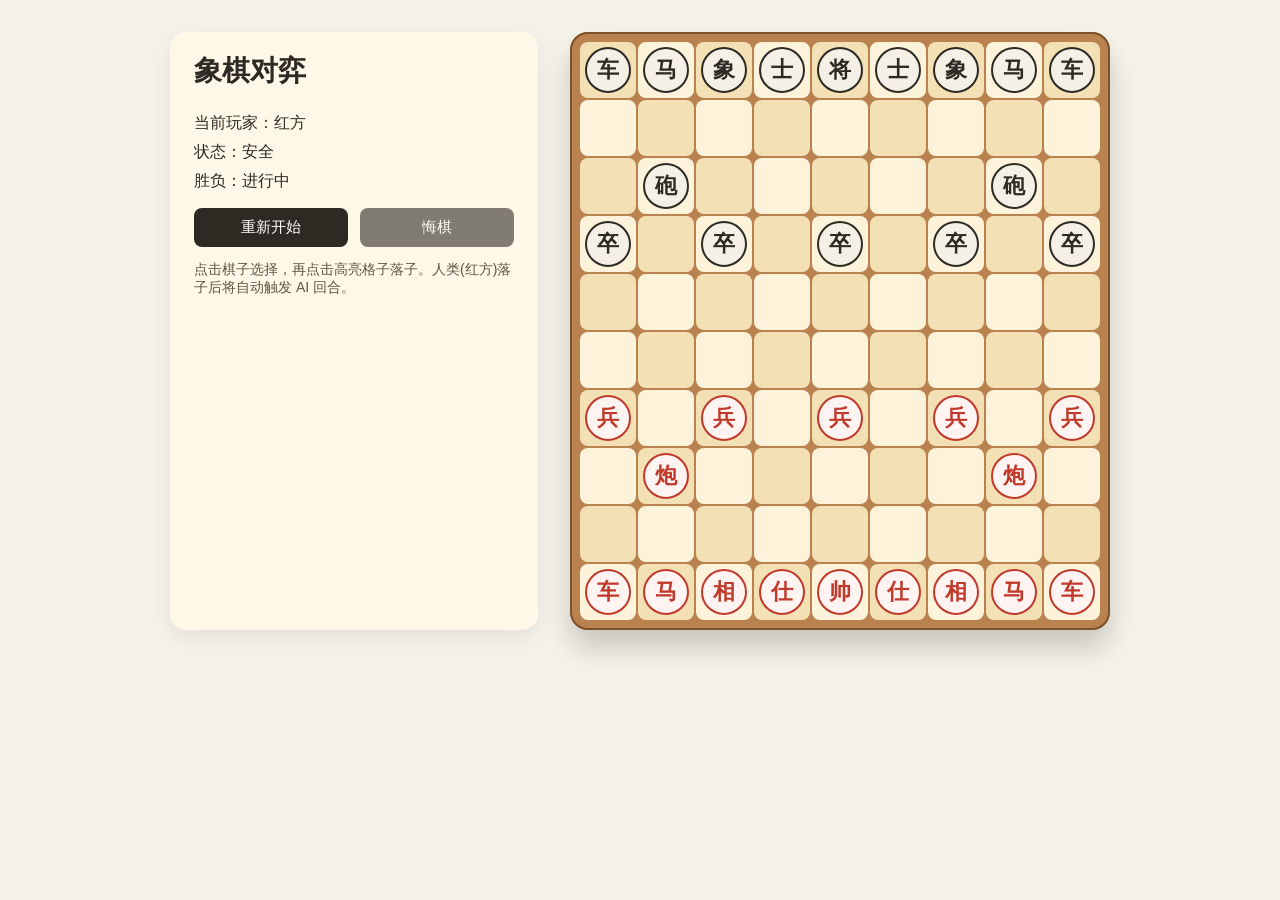
<file: index.html>
<!doctype html>
<html lang="zh-CN">
  <head>
    <meta charset="utf-8" />
    <meta name="viewport" content="width=device-width, initial-scale=1" />
    <title>象棋对弈</title>
    <link rel="stylesheet" href="style.css" />
  </head>
  <body>
    <main class="app">
      <section class="panel">
        <h1>象棋对弈</h1>
        <div class="status">
          <p id="current-player">当前玩家：红方</p>
          <p id="check-status">状态：安全</p>
          <p id="game-status">胜负：进行中</p>
        </div>
        <div class="controls">
          <button id="restart">重新开始</button>
          <button id="undo">悔棋</button>
        </div>
        <div class="hint">
          <p>点击棋子选择，再点击高亮格子落子。人类(红方)落子后将自动触发 AI 回合。</p>
        </div>
      </section>
      <section class="board-wrapper">
        <div id="board" class="board" aria-label="象棋棋盘" role="grid"></div>
      </section>
    </main>
    <script src="app.js"></script>
  </body>
</html>
</file>
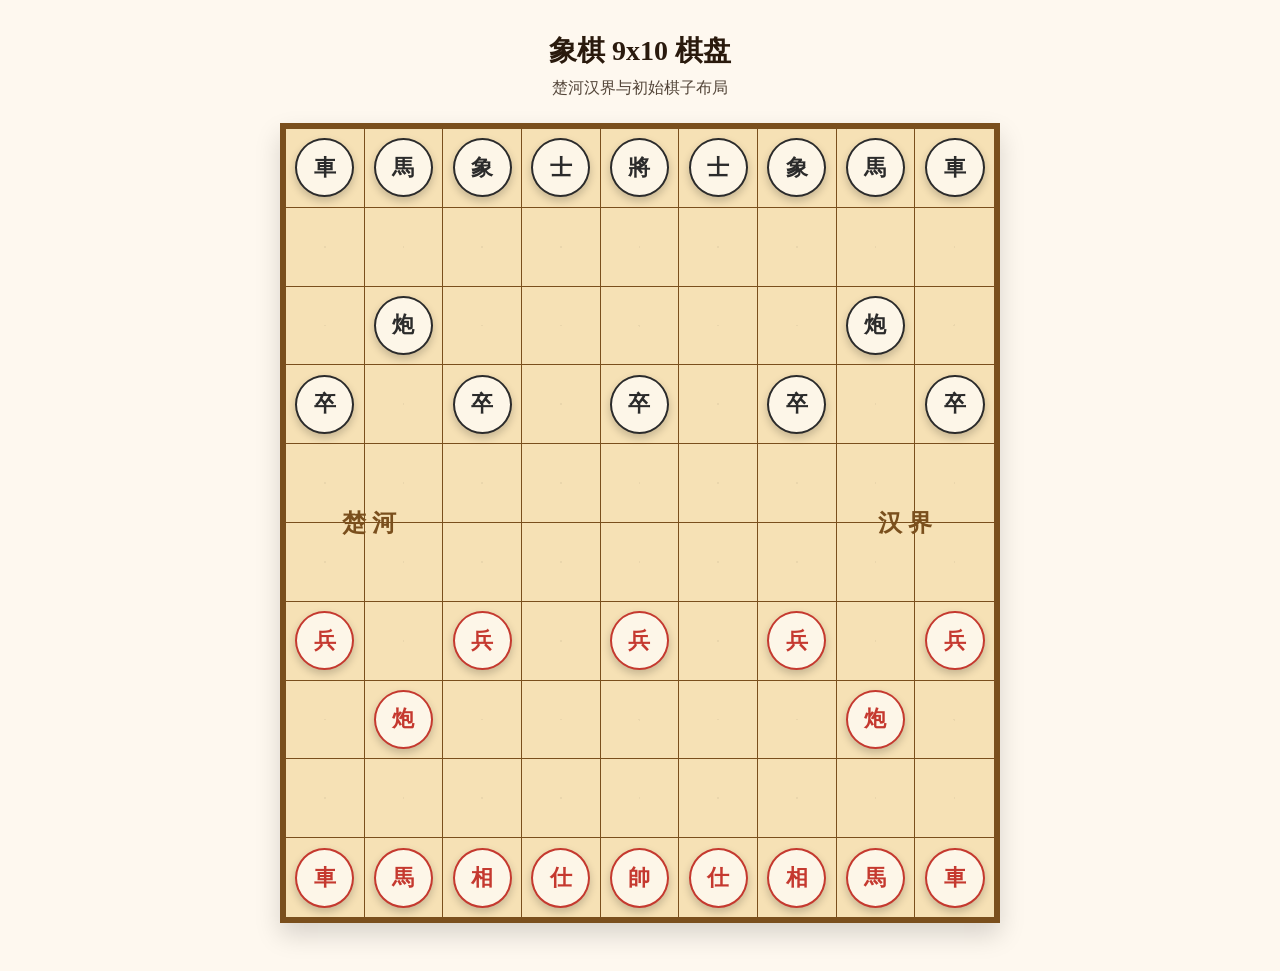
<file: web/index.html>
<!doctype html>
<html lang="zh-CN">
  <head>
    <meta charset="UTF-8" />
    <meta name="viewport" content="width=device-width, initial-scale=1.0" />
    <title>象棋棋盘</title>
    <link rel="stylesheet" href="style.css" />
  </head>
  <body>
    <main class="page">
      <header class="title">
        <h1>象棋 9x10 棋盘</h1>
        <p>楚河汉界与初始棋子布局</p>
      </header>
      <section class="board-wrapper">
        <div class="river">
          <span>楚河</span>
          <span>汉界</span>
        </div>
        <div id="board" class="board" aria-label="象棋棋盘"></div>
      </section>
    </main>
    <script src="script.js"></script>
  </body>
</html>
</file>
<file: style.css>
:root {
  color-scheme: light;
  font-family: "Segoe UI", "PingFang SC", "Microsoft YaHei", sans-serif;
}

body {
  margin: 0;
  background: #f5f2ea;
  color: #2d2a24;
}

.app {
  display: flex;
  flex-wrap: wrap;
  justify-content: center;
  gap: 32px;
  padding: 32px 24px 48px;
}

.panel {
  max-width: 320px;
  padding: 20px 24px;
  background: #fff8e8;
  border-radius: 16px;
  box-shadow: 0 8px 24px rgba(0, 0, 0, 0.08);
}

.panel h1 {
  margin-top: 0;
  font-size: 28px;
}

.status p {
  margin: 8px 0;
  font-size: 16px;
}

.controls {
  display: flex;
  gap: 12px;
  margin: 16px 0 8px;
}

.controls button {
  flex: 1;
  border: none;
  border-radius: 8px;
  padding: 10px 12px;
  font-size: 15px;
  background: #2d2a24;
  color: #fff;
  cursor: pointer;
  transition: transform 0.1s ease, box-shadow 0.2s ease;
}

.controls button:hover {
  box-shadow: 0 6px 14px rgba(0, 0, 0, 0.2);
  transform: translateY(-1px);
}

.controls button:disabled {
  cursor: not-allowed;
  opacity: 0.6;
  box-shadow: none;
}

.hint {
  font-size: 14px;
  color: #5d5548;
}

.board-wrapper {
  display: flex;
  align-items: center;
  justify-content: center;
}

.board {
  display: grid;
  grid-template-columns: repeat(9, 56px);
  grid-template-rows: repeat(10, 56px);
  gap: 2px;
  background: #b9824f;
  padding: 10px;
  border-radius: 18px;
  box-shadow: inset 0 0 0 2px #7e522b, 0 18px 28px rgba(0, 0, 0, 0.18);
}

.cell {
  position: relative;
  width: 56px;
  height: 56px;
  background: #fdf3db;
  border-radius: 8px;
  display: flex;
  align-items: center;
  justify-content: center;
  font-size: 22px;
  font-weight: 600;
  cursor: pointer;
  user-select: none;
}

.cell.dark {
  background: #f3e1b5;
}

.cell.selected {
  outline: 3px solid #f05d23;
}

.cell.available {
  box-shadow: inset 0 0 0 3px #4f8f4f;
}

.cell.capture {
  box-shadow: inset 0 0 0 3px #d33f49;
}

.piece {
  width: 42px;
  height: 42px;
  border-radius: 50%;
  display: flex;
  align-items: center;
  justify-content: center;
  border: 2px solid currentColor;
  background: #fff;
}

.piece.red {
  color: #c0392b;
  background: #fff4f2;
}

.piece.black {
  color: #2d2a24;
  background: #f4f0e6;
}

.river {
  position: absolute;
  inset: 0;
  pointer-events: none;
  font-size: 10px;
  color: #a47c3c;
  letter-spacing: 2px;
}

@media (max-width: 900px) {
  .board {
    grid-template-columns: repeat(9, 40px);
    grid-template-rows: repeat(10, 40px);
  }

  .cell {
    width: 40px;
    height: 40px;
    font-size: 18px;
  }

  .piece {
    width: 30px;
    height: 30px;
    font-size: 16px;
  }
}
</file>
<file: web/style.css>
:root {
  --board-bg: #f6e1b5;
  --board-line: #7a4f1d;
  --red: #c5392f;
  --black: #2b2b2b;
}

* {
  box-sizing: border-box;
  margin: 0;
  padding: 0;
}

body {
  font-family: "Noto Serif SC", "PingFang SC", "Microsoft YaHei", serif;
  background: #fef8ef;
  color: #2a1a0d;
}

.page {
  min-height: 100vh;
  display: flex;
  flex-direction: column;
  gap: 24px;
  padding: 32px 16px 48px;
  align-items: center;
}

.title {
  text-align: center;
}

.title h1 {
  font-size: 28px;
  margin-bottom: 8px;
}

.title p {
  opacity: 0.8;
}

.board-wrapper {
  position: relative;
  width: min(90vw, 720px);
  aspect-ratio: 9 / 10;
  background: var(--board-bg);
  border: 6px solid var(--board-line);
  box-shadow: 0 12px 24px rgba(0, 0, 0, 0.15);
}

.board {
  display: grid;
  grid-template-columns: repeat(9, 1fr);
  grid-template-rows: repeat(10, 1fr);
  height: 100%;
  width: 100%;
  position: relative;
}

.cell {
  border-right: 1px solid var(--board-line);
  border-bottom: 1px solid var(--board-line);
  position: relative;
}

.cell:nth-child(9n) {
  border-right: none;
}

.cell:nth-last-child(-n + 9) {
  border-bottom: none;
}

.cell::after {
  content: "";
  position: absolute;
  inset: 0;
  background: radial-gradient(circle at center, rgba(0, 0, 0, 0.12) 1px, transparent 1px);
  background-size: 100% 100%;
  opacity: 0.4;
  pointer-events: none;
}

.piece {
  position: absolute;
  inset: 12% 12%;
  border-radius: 50%;
  display: grid;
  place-items: center;
  font-weight: 700;
  font-size: clamp(14px, 2.3vw, 22px);
  background: #fdf6e8;
  border: 2px solid currentColor;
  box-shadow: 0 4px 8px rgba(0, 0, 0, 0.2);
}

.piece.red {
  color: var(--red);
}

.piece.black {
  color: var(--black);
}

.river {
  position: absolute;
  left: 0;
  right: 0;
  top: calc(50% - 24px);
  height: 48px;
  display: flex;
  align-items: center;
  justify-content: space-between;
  padding: 0 48px;
  font-size: clamp(16px, 2.5vw, 24px);
  color: var(--board-line);
  font-weight: 700;
  letter-spacing: 6px;
  pointer-events: none;
}

.river span {
  background: var(--board-bg);
  padding: 4px 8px;
}
</file>
